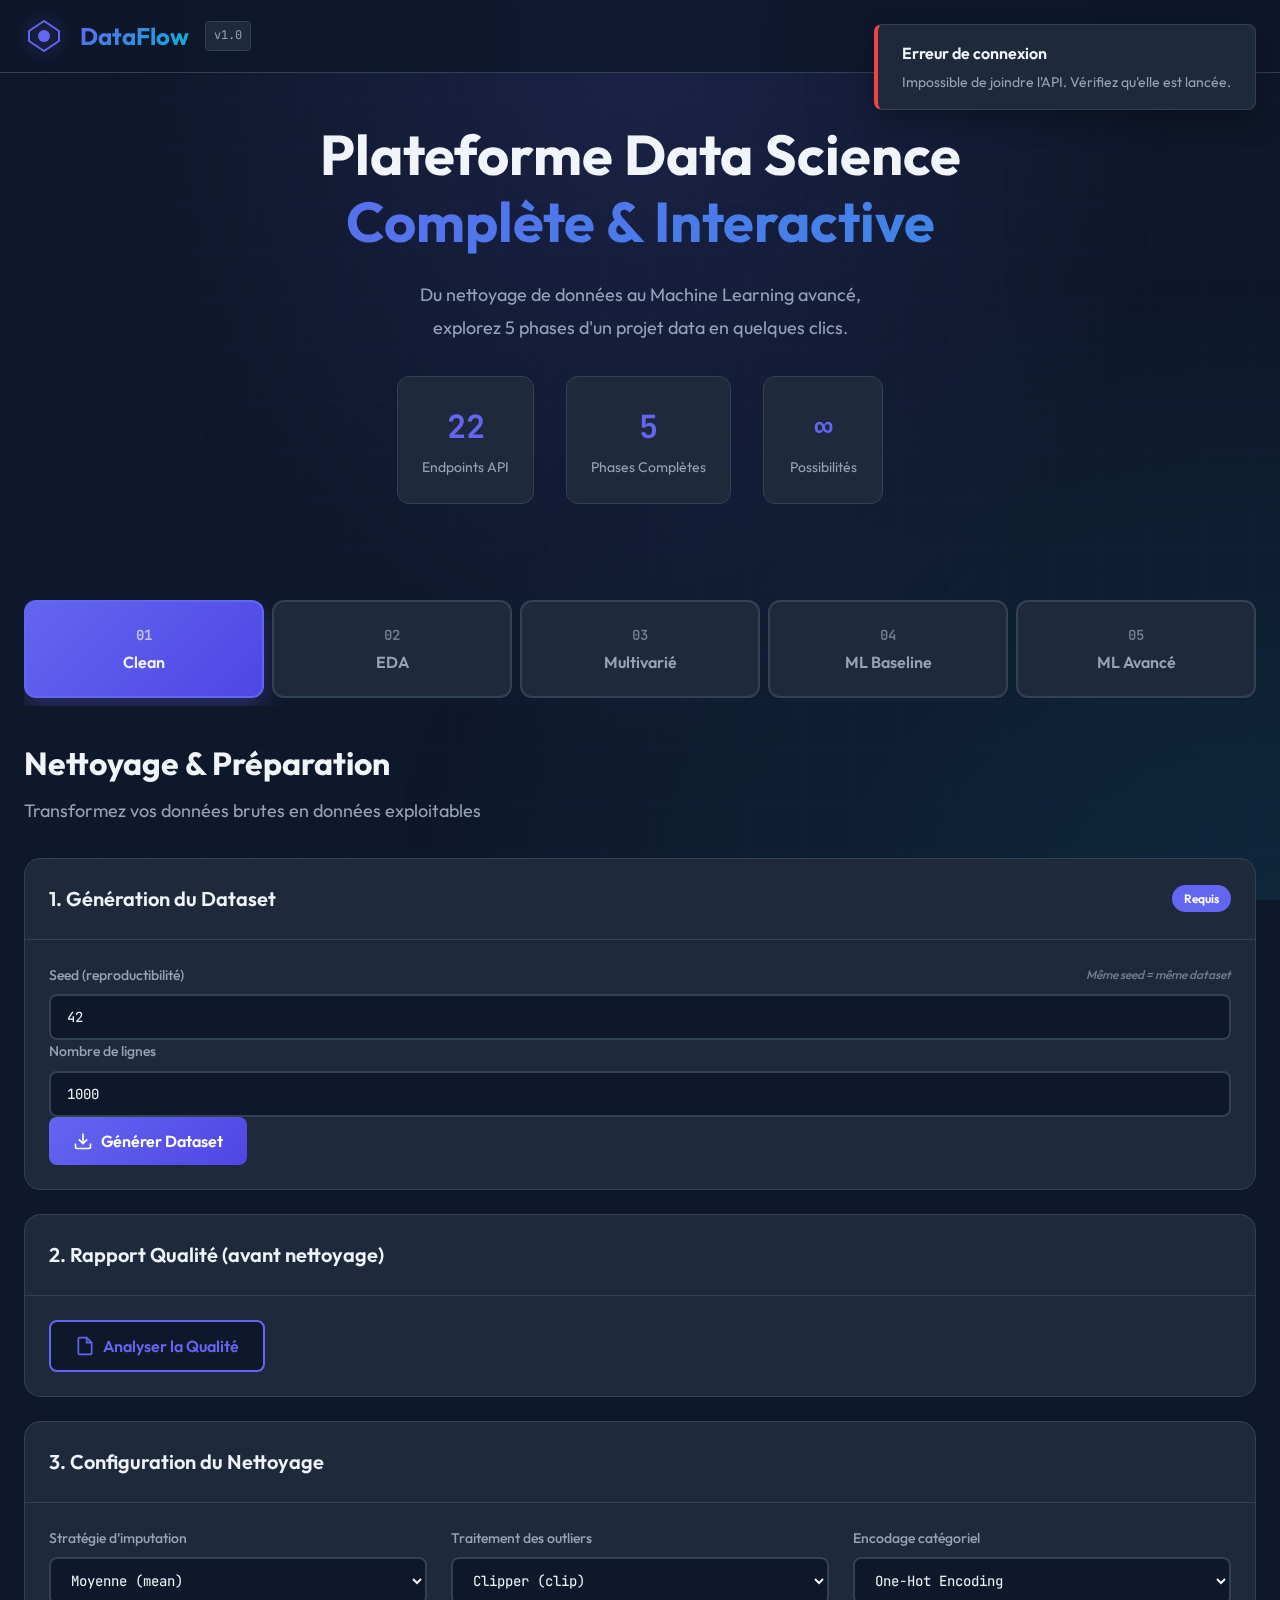
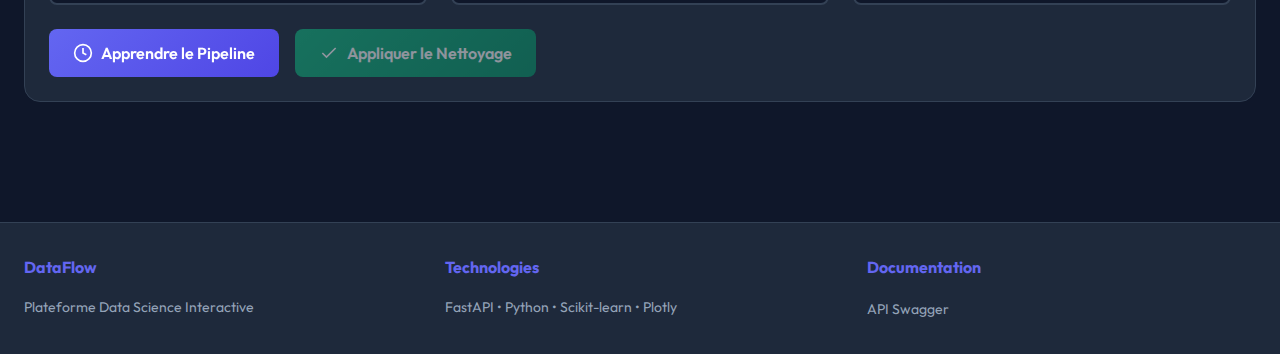
<file: frontend/index.html>
<!DOCTYPE html>
<html lang="fr">
<head>
    <meta charset="UTF-8">
    <meta name="viewport" content="width=device-width, initial-scale=1.0">
    <title>DataFlow - FastAPI Data Science Platform</title>
    <link rel="stylesheet" href="css/main.css">
    <link rel="preconnect" href="https://fonts.googleapis.com">
    <link rel="preconnect" href="https://fonts.gstatic.com" crossorigin>
    <link href="https://fonts.googleapis.com/css2?family=Outfit:wght@300;400;500;600;700&family=JetBrains+Mono:wght@400;500;600&display=swap" rel="stylesheet">
    <script src="https://cdn.plot.ly/plotly-2.27.0.min.js"></script>
</head>
<body>
    <!-- Background Animation -->
    <div class="bg-gradient"></div>
    <div class="grid-overlay"></div>

    <!-- Navigation -->
    <nav class="navbar">
        <div class="nav-container">
            <div class="nav-brand">
                <svg class="logo-icon" viewBox="0 0 40 40" fill="none">
                    <path d="M20 5L35 15V25L20 35L5 25V15L20 5Z" stroke="currentColor" stroke-width="2" stroke-linejoin="round"/>
                    <circle cx="20" cy="20" r="6" fill="currentColor"/>
                </svg>
                <span class="brand-text">DataFlow</span>
                <span class="version-badge">v1.0</span>
            </div>
            <div class="nav-status">
                <div class="status-indicator">
                    <span class="status-dot"></span>
                    <span class="status-text">API: <span id="api-status">Vérification...</span></span>
                </div>
            </div>
        </div>
    </nav>

    <!-- Hero Section -->
    <section class="hero">
        <div class="hero-content">
            <h1 class="hero-title">
                <span class="title-line">Plateforme Data Science</span>
                <span class="title-highlight">Complète & Interactive</span>
            </h1>
            <p class="hero-description">
                Du nettoyage de données au Machine Learning avancé,<br>
                explorez 5 phases d'un projet data en quelques clics.
            </p>
            <div class="hero-stats">
                <div class="stat-item">
                    <div class="stat-value">22</div>
                    <div class="stat-label">Endpoints API</div>
                </div>
                <div class="stat-item">
                    <div class="stat-value">5</div>
                    <div class="stat-label">Phases Complètes</div>
                </div>
                <div class="stat-item">
                    <div class="stat-value">∞</div>
                    <div class="stat-label">Possibilités</div>
                </div>
            </div>
        </div>
    </section>

    <!-- Workflow Tabs -->
    <div class="workflow-container">
        <div class="tabs-container">
            <button class="tab-btn active" data-tab="tp1">
                <span class="tab-number">01</span>
                <span class="tab-name">Clean</span>
            </button>
            <button class="tab-btn" data-tab="tp2">
                <span class="tab-number">02</span>
                <span class="tab-name">EDA</span>
            </button>
            <button class="tab-btn" data-tab="tp3">
                <span class="tab-number">03</span>
                <span class="tab-name">Multivarié</span>
            </button>
            <button class="tab-btn" data-tab="tp4">
                <span class="tab-number">04</span>
                <span class="tab-name">ML Baseline</span>
            </button>
            <button class="tab-btn" data-tab="tp5">
                <span class="tab-number">05</span>
                <span class="tab-name">ML Avancé</span>
            </button>
        </div>

        <!-- Content Panels -->
        <div class="content-panels">
            <!-- TP1 - Clean -->
            <div class="panel active" id="panel-tp1">
                <div class="panel-header">
                    <div class="panel-title-group">
                        <h2 class="panel-title">Nettoyage & Préparation</h2>
                        <p class="panel-subtitle">Transformez vos données brutes en données exploitables</p>
                    </div>
                </div>

                <!-- Dataset Generation -->
                <div class="card">
                    <div class="card-header">
                        <h3 class="card-title">1. Génération du Dataset</h3>
                        <div class="card-badge">Requis</div>
                    </div>
                    <div class="card-content">
                        <div class="form-group">
                            <label class="form-label">
                                <span>Seed (reproductibilité)</span>
                                <span class="label-hint">Même seed = même dataset</span>
                            </label>
                            <input type="number" id="tp1-seed" class="form-input" value="42" min="1">
                        </div>
                        <div class="form-group">
                            <label class="form-label">
                                <span>Nombre de lignes</span>
                            </label>
                            <input type="number" id="tp1-n" class="form-input" value="1000" min="10" max="10000">
                        </div>
                        <button class="btn btn-primary" onclick="generateDataset('clean')">
                            <svg class="btn-icon" viewBox="0 0 24 24" fill="none" stroke="currentColor" stroke-width="2">
                                <path d="M21 15v4a2 2 0 0 1-2 2H5a2 2 0 0 1-2-2v-4"/>
                                <polyline points="7 10 12 15 17 10"/>
                                <line x1="12" y1="15" x2="12" y2="3"/>
                            </svg>
                            Générer Dataset
                        </button>
                    </div>
                    <div id="tp1-dataset-result" class="result-panel"></div>
                </div>

                <!-- Quality Report -->
                <div class="card">
                    <div class="card-header">
                        <h3 class="card-title">2. Rapport Qualité (avant nettoyage)</h3>
                    </div>
                    <div class="card-content">
                        <button class="btn btn-secondary" onclick="getCleanReport()">
                            <svg class="btn-icon" viewBox="0 0 24 24" fill="none" stroke="currentColor" stroke-width="2">
                                <path d="M14 2H6a2 2 0 0 0-2 2v16a2 2 0 0 0 2 2h12a2 2 0 0 0 2-2V8z"/>
                                <polyline points="14 2 14 8 20 8"/>
                            </svg>
                            Analyser la Qualité
                        </button>
                    </div>
                    <div id="tp1-report-result" class="result-panel"></div>
                </div>

                <!-- Cleaning Pipeline -->
                <div class="card">
                    <div class="card-header">
                        <h3 class="card-title">3. Configuration du Nettoyage</h3>
                    </div>
                    <div class="card-content">
                        <div class="form-row">
                            <div class="form-group">
                                <label class="form-label">Stratégie d'imputation</label>
                                <select id="tp1-impute" class="form-select">
                                    <option value="mean">Moyenne (mean)</option>
                                    <option value="median">Médiane (median)</option>
                                </select>
                            </div>
                            <div class="form-group">
                                <label class="form-label">Traitement des outliers</label>
                                <select id="tp1-outlier" class="form-select">
                                    <option value="clip">Clipper (clip)</option>
                                    <option value="remove">Supprimer (remove)</option>
                                </select>
                            </div>
                            <div class="form-group">
                                <label class="form-label">Encodage catégoriel</label>
                                <select id="tp1-categorical" class="form-select">
                                    <option value="one_hot">One-Hot Encoding</option>
                                    <option value="ordinal">Ordinal Encoding</option>
                                </select>
                            </div>
                        </div>
                        <div class="button-group">
                            <button class="btn btn-primary" onclick="fitCleaner()">
                                <svg class="btn-icon" viewBox="0 0 24 24" fill="none" stroke="currentColor" stroke-width="2">
                                    <circle cx="12" cy="12" r="10"/>
                                    <polyline points="12 6 12 12 16 14"/>
                                </svg>
                                Apprendre le Pipeline
                            </button>
                            <button class="btn btn-success" onclick="transformData()" id="tp1-transform-btn" disabled>
                                <svg class="btn-icon" viewBox="0 0 24 24" fill="none" stroke="currentColor" stroke-width="2">
                                    <polyline points="20 6 9 17 4 12"/>
                                </svg>
                                Appliquer le Nettoyage
                            </button>
                        </div>
                    </div>
                    <div id="tp1-clean-result" class="result-panel"></div>
                </div>
            </div>

            <!-- TP2 - EDA -->
            <div class="panel" id="panel-tp2">
                <div class="panel-header">
                    <div class="panel-title-group">
                        <h2 class="panel-title">Analyse Exploratoire (EDA)</h2>
                        <p class="panel-subtitle">Découvrez les patterns cachés dans vos données</p>
                    </div>
                </div>

                <!-- Dataset Generation -->
                <div class="card">
                    <div class="card-header">
                        <h3 class="card-title">1. Génération du Dataset EDA</h3>
                    </div>
                    <div class="card-content">
                        <div class="form-row">
                            <div class="form-group">
                                <label class="form-label">Seed</label>
                                <input type="number" id="tp2-seed" class="form-input" value="123" min="1">
                            </div>
                            <div class="form-group">
                                <label class="form-label">Nombre de lignes</label>
                                <input type="number" id="tp2-n" class="form-input" value="1000" min="10" max="10000">
                            </div>
                        </div>
                        <button class="btn btn-primary" onclick="generateDataset('eda')">Générer Dataset</button>
                    </div>
                    <div id="tp2-dataset-result" class="result-panel"></div>
                </div>

                <!-- Statistics -->
                <div class="card">
                    <div class="card-header">
                        <h3 class="card-title">2. Statistiques Descriptives</h3>
                    </div>
                    <div class="card-content">
                        <button class="btn btn-secondary" onclick="getEdaSummary()">Calculer Statistiques</button>
                    </div>
                    <div id="tp2-summary-result" class="result-panel"></div>
                </div>

                <!-- Correlation -->
                <div class="card">
                    <div class="card-header">
                        <h3 class="card-title">3. Matrice de Corrélation</h3>
                    </div>
                    <div class="card-content">
                        <button class="btn btn-secondary" onclick="getEdaCorrelation()">Calculer Corrélations</button>
                    </div>
                    <div id="tp2-corr-result" class="result-panel"></div>
                </div>

                <!-- Visualizations -->
                <div class="card">
                    <div class="card-header">
                        <h3 class="card-title">4. Visualisations Interactives</h3>
                    </div>
                    <div class="card-content">
                        <button class="btn btn-primary" onclick="getEdaPlots()">
                            <svg class="btn-icon" viewBox="0 0 24 24" fill="none" stroke="currentColor" stroke-width="2">
                                <line x1="12" y1="20" x2="12" y2="10"/>
                                <line x1="18" y1="20" x2="18" y2="4"/>
                                <line x1="6" y1="20" x2="6" y2="16"/>
                            </svg>
                            Générer Graphiques
                        </button>
                    </div>
                    <div id="tp2-plots-result" class="result-panel"></div>
                </div>
            </div>

            <!-- TP3 - Multivarié -->
            <div class="panel" id="panel-tp3">
                <div class="panel-header">
                    <div class="panel-title-group">
                        <h2 class="panel-title">Analyse Multivariée</h2>
                        <p class="panel-subtitle">PCA et Clustering pour réduire la dimensionnalité</p>
                    </div>
                </div>

                <!-- Dataset Generation -->
                <div class="card">
                    <div class="card-header">
                        <h3 class="card-title">1. Génération du Dataset</h3>
                    </div>
                    <div class="card-content">
                        <div class="form-row">
                            <div class="form-group">
                                <label class="form-label">Seed</label>
                                <input type="number" id="tp3-seed" class="form-input" value="42" min="1">
                            </div>
                            <div class="form-group">
                                <label class="form-label">Nombre de lignes</label>
                                <input type="number" id="tp3-n" class="form-input" value="1000" min="10" max="10000">
                            </div>
                        </div>
                        <button class="btn btn-primary" onclick="generateDataset('mv')">Générer Dataset</button>
                    </div>
                    <div id="tp3-dataset-result" class="result-panel"></div>
                </div>

                <!-- PCA -->
                <div class="card">
                    <div class="card-header">
                        <h3 class="card-title">2. Analyse en Composantes Principales (PCA)</h3>
                    </div>
                    <div class="card-content">
                        <div class="form-row">
                            <div class="form-group">
                                <label class="form-label">Nombre de composantes</label>
                                <input type="number" id="tp3-pca-n" class="form-input" value="3" min="2" max="5">
                            </div>
                            <div class="form-group">
                                <label class="form-label">Standardisation</label>
                                <select id="tp3-pca-scale" class="form-select">
                                    <option value="true">Oui (recommandé)</option>
                                    <option value="false">Non</option>
                                </select>
                            </div>
                        </div>
                        <button class="btn btn-primary" onclick="runPCA()">Exécuter PCA</button>
                    </div>
                    <div id="tp3-pca-result" class="result-panel"></div>
                </div>

                <!-- Clustering -->
                <div class="card">
                    <div class="card-header">
                        <h3 class="card-title">3. Clustering K-Means</h3>
                    </div>
                    <div class="card-content">
                        <div class="form-row">
                            <div class="form-group">
                                <label class="form-label">Nombre de clusters (k)</label>
                                <input type="number" id="tp3-k" class="form-input" value="3" min="2" max="6">
                            </div>
                            <div class="form-group">
                                <label class="form-label">Standardisation</label>
                                <select id="tp3-kmeans-scale" class="form-select">
                                    <option value="true">Oui (recommandé)</option>
                                    <option value="false">Non</option>
                                </select>
                            </div>
                        </div>
                        <button class="btn btn-primary" onclick="runKMeans()">Exécuter K-Means</button>
                    </div>
                    <div id="tp3-kmeans-result" class="result-panel"></div>
                </div>
            </div>

            <!-- TP4 - ML -->
            <div class="panel" id="panel-tp4">
                <div class="panel-header">
                    <div class="panel-title-group">
                        <h2 class="panel-title">Machine Learning Baseline</h2>
                        <p class="panel-subtitle">Entraînez vos premiers modèles prédictifs</p>
                    </div>
                </div>

                <!-- Dataset Generation -->
                <div class="card">
                    <div class="card-header">
                        <h3 class="card-title">1. Génération du Dataset ML</h3>
                    </div>
                    <div class="card-content">
                        <div class="form-row">
                            <div class="form-group">
                                <label class="form-label">Seed</label>
                                <input type="number" id="tp4-seed" class="form-input" value="42" min="1">
                            </div>
                            <div class="form-group">
                                <label class="form-label">Nombre de lignes</label>
                                <input type="number" id="tp4-n" class="form-input" value="1000" min="10" max="10000">
                            </div>
                        </div>
                        <button class="btn btn-primary" onclick="generateDataset('ml')">Générer Dataset</button>
                    </div>
                    <div id="tp4-dataset-result" class="result-panel"></div>
                </div>

                <!-- Model Training -->
                <div class="card">
                    <div class="card-header">
                        <h3 class="card-title">2. Entraînement du Modèle</h3>
                    </div>
                    <div class="card-content">
                        <div class="form-group">
                            <label class="form-label">Type de modèle</label>
                            <select id="tp4-model-type" class="form-select">
                                <option value="logreg">Logistic Regression</option>
                                <option value="rf">Random Forest</option>
                            </select>
                        </div>
                        <button class="btn btn-primary" onclick="trainModel()">
                            <svg class="btn-icon" viewBox="0 0 24 24" fill="none" stroke="currentColor" stroke-width="2">
                                <circle cx="12" cy="12" r="3"/>
                                <path d="M12 1v6m0 6v6m5.2-13.2l-4.2 4.2m0 6l4.2 4.2M23 12h-6m-6 0H1m18.8 5.2l-4.2-4.2m0-6l4.2-4.2"/>
                            </svg>
                            Entraîner le Modèle
                        </button>
                    </div>
                    <div id="tp4-train-result" class="result-panel"></div>
                </div>

                <!-- Predictions -->
                <div class="card">
                    <div class="card-header">
                        <h3 class="card-title">3. Prédictions</h3>
                    </div>
                    <div class="card-content">
                        <p class="info-text">Entrez des valeurs pour prédire (format JSON)</p>
                        <textarea id="tp4-predict-data" class="form-textarea" rows="5" placeholder='[{"x1": 100, "x2": 50, "x3": 30, "x4": 20, "x5": 15, "x6": 10, "segment": "A"}]'></textarea>
                        <button class="btn btn-secondary" onclick="makePrediction()" id="tp4-predict-btn" disabled>Prédire</button>
                    </div>
                    <div id="tp4-predict-result" class="result-panel"></div>
                </div>
            </div>

            <!-- TP5 - ML Avancé -->
            <div class="panel" id="panel-tp5">
                <div class="panel-header">
                    <div class="panel-title-group">
                        <h2 class="panel-title">ML Avancé & Explicabilité</h2>
                        <p class="panel-subtitle">Optimisez et comprenez vos modèles</p>
                    </div>
                </div>

                <!-- Dataset Generation -->
                <div class="card">
                    <div class="card-header">
                        <h3 class="card-title">1. Dataset (Réutiliser TP4 ou générer)</h3>
                    </div>
                    <div class="card-content">
                        <div class="form-row">
                            <div class="form-group">
                                <label class="form-label">Seed</label>
                                <input type="number" id="tp5-seed" class="form-input" value="42" min="1">
                            </div>
                            <div class="form-group">
                                <label class="form-label">Nombre de lignes</label>
                                <input type="number" id="tp5-n" class="form-input" value="1000" min="10" max="10000">
                            </div>
                        </div>
                        <button class="btn btn-primary" onclick="generateDataset('ml2')">Générer Dataset</button>
                    </div>
                    <div id="tp5-dataset-result" class="result-panel"></div>
                </div>

                <!-- Hyperparameter Tuning -->
                <div class="card">
                    <div class="card-header">
                        <h3 class="card-title">2. Optimisation des Hyperparamètres</h3>
                    </div>
                    <div class="card-content">
                        <div class="form-row">
                            <div class="form-group">
                                <label class="form-label">Type de modèle</label>
                                <select id="tp5-model-type" class="form-select">
                                    <option value="logreg">Logistic Regression</option>
                                    <option value="rf">Random Forest</option>
                                </select>
                            </div>
                            <div class="form-group">
                                <label class="form-label">Type de recherche</label>
                                <select id="tp5-search-type" class="form-select">
                                    <option value="grid">Grid Search</option>
                                    <option value="random">Random Search</option>
                                </select>
                            </div>
                            <div class="form-group">
                                <label class="form-label">Cross-Validation (folds)</label>
                                <select id="tp5-cv" class="form-select">
                                    <option value="3">3 folds</option>
                                    <option value="5" selected>5 folds</option>
                                </select>
                            </div>
                        </div>
                        <button class="btn btn-primary" onclick="tuneModel()">
                            <svg class="btn-icon" viewBox="0 0 24 24" fill="none" stroke="currentColor" stroke-width="2">
                                <circle cx="12" cy="12" r="3"/>
                                <path d="M19.4 15a1.65 1.65 0 0 0 .33 1.82l.06.06a2 2 0 0 1 0 2.83 2 2 0 0 1-2.83 0l-.06-.06a1.65 1.65 0 0 0-1.82-.33 1.65 1.65 0 0 0-1 1.51V21a2 2 0 0 1-2 2 2 2 0 0 1-2-2v-.09A1.65 1.65 0 0 0 9 19.4a1.65 1.65 0 0 0-1.82.33l-.06.06a2 2 0 0 1-2.83 0 2 2 0 0 1 0-2.83l.06-.06a1.65 1.65 0 0 0 .33-1.82 1.65 1.65 0 0 0-1.51-1H3a2 2 0 0 1-2-2 2 2 0 0 1 2-2h.09A1.65 1.65 0 0 0 4.6 9a1.65 1.65 0 0 0-.33-1.82l-.06-.06a2 2 0 0 1 0-2.83 2 2 0 0 1 2.83 0l.06.06a1.65 1.65 0 0 0 1.82.33H9a1.65 1.65 0 0 0 1-1.51V3a2 2 0 0 1 2-2 2 2 0 0 1 2 2v.09a1.65 1.65 0 0 0 1 1.51 1.65 1.65 0 0 0 1.82-.33l.06-.06a2 2 0 0 1 2.83 0 2 2 0 0 1 0 2.83l-.06.06a1.65 1.65 0 0 0-.33 1.82V9a1.65 1.65 0 0 0 1.51 1H21a2 2 0 0 1 2 2 2 2 0 0 1-2 2h-.09a1.65 1.65 0 0 0-1.51 1z"/>
                            </svg>
                            Lancer l'Optimisation
                        </button>
                    </div>
                    <div id="tp5-tune-result" class="result-panel"></div>
                </div>

                <!-- Feature Importance -->
                <div class="card">
                    <div class="card-header">
                        <h3 class="card-title">3. Importance des Features</h3>
                    </div>
                    <div class="card-content">
                        <button class="btn btn-secondary" onclick="getFeatureImportance()" id="tp5-importance-btn" disabled>Calculer Importance</button>
                    </div>
                    <div id="tp5-importance-result" class="result-panel"></div>
                </div>
            </div>
        </div>
    </div>

    <!-- Footer -->
    <footer class="footer">
        <div class="footer-content">
            <div class="footer-section">
                <h4>DataFlow</h4>
                <p>Plateforme Data Science Interactive</p>
            </div>
            <div class="footer-section">
                <h4>Technologies</h4>
                <p>FastAPI • Python • Scikit-learn • Plotly</p>
            </div>
            <div class="footer-section">
                <h4>Documentation</h4>
                <a href="http://localhost:8000/docs" target="_blank">API Swagger</a>
            </div>
        </div>
    </footer>

    <!-- Loading Overlay -->
    <div class="loading-overlay" id="loading-overlay">
        <div class="loading-spinner"></div>
        <p class="loading-text">Traitement en cours...</p>
    </div>

    <!-- Toast Notifications -->
    <div id="toast-container"></div>

    <script src="js/main.js"></script>
</body>
</html>
</file>
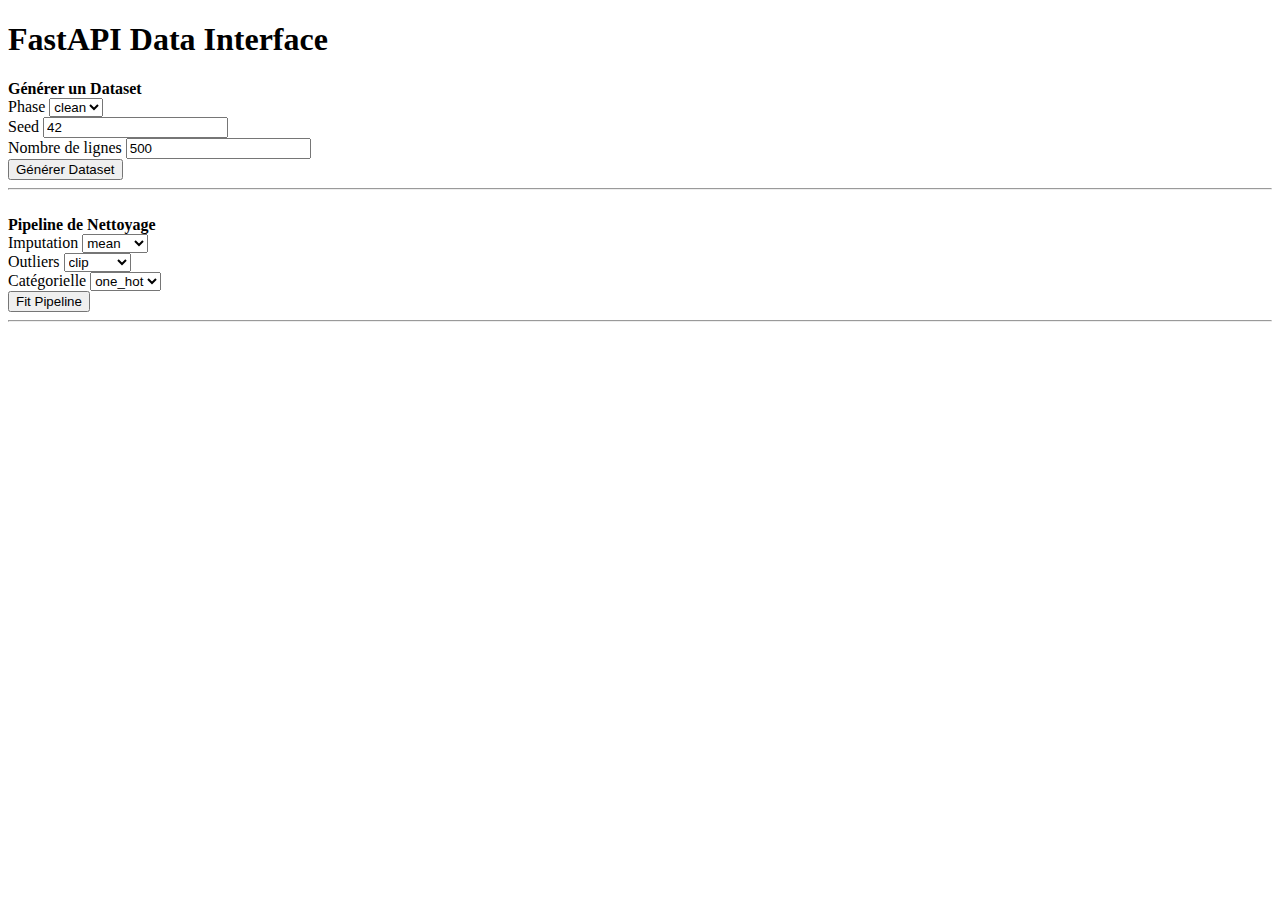
<file: app/static/index.html>
<!DOCTYPE html>
<html lang="en">
<head>
    <meta charset="UTF-8">
    <meta name="viewport" content="width=device-width, initial-scale=1.0">
    <title>FastAPI Data Interface</title>
    <!-- Bootstrap CSS CDN -->
    <link 
        href="https://cdn.jsdelivr.net/npm/bootstrap@5.3.2/dist/css/bootstrap.min.css" 
        rel="stylesheet" 
        integrity="sha384-MQjYnvV21tAqz5Rr+nQjK8uPLg5Cw+Ri3r6NfU1zFZx6i3+T3Wm3vYbA6r9bbBZ+" 
        crossorigin="anonymous">
</head>
<body>
<div class="container my-5">
    <h1 class="mb-4 text-center">FastAPI Data Interface</h1>

    <!-- SECTION GENERATE DATASET -->
    <div class="card mb-4 shadow-sm">
        <div class="card-header">
            <strong>Générer un Dataset</strong>
        </div>
        <div class="card-body">
            <form id="generateForm">
                <div class="row mb-3">
                    <div class="col">
                        <label for="phase" class="form-label">Phase</label>
                        <select class="form-select" id="phase" required>
                            <option value="clean" selected>clean</option>
                            <option value="eda">eda</option>
                            <option value="mv">mv</option>
                            <option value="ml">ml</option>
                            <option value="ml2">ml2</option>
                        </select>
                    </div>
                    <div class="col">
                        <label for="seed" class="form-label">Seed</label>
                        <input type="number" class="form-control" id="seed" value="42" required>
                    </div>
                    <div class="col">
                        <label for="n" class="form-label">Nombre de lignes</label>
                        <input type="number" class="form-control" id="n" value="500" required>
                    </div>
                </div>
                <button type="submit" class="btn btn-primary">Générer Dataset</button>
            </form>
            <hr>
            <pre id="generateResult" class="bg-light p-3" style="max-height:300px; overflow:auto;"></pre>
        </div>
    </div>

    <!-- SECTION CLEAN (exemple pour pipeline de nettoyage) -->
    <div class="card mb-4 shadow-sm">
        <div class="card-header">
            <strong>Pipeline de Nettoyage</strong>
        </div>
        <div class="card-body">
            <form id="cleanForm">
                <div class="row mb-3">
                    <div class="col">
                        <label for="impute_strategy" class="form-label">Imputation</label>
                        <select class="form-select" id="impute_strategy">
                            <option value="mean" selected>mean</option>
                            <option value="median">median</option>
                        </select>
                    </div>
                    <div class="col">
                        <label for="outlier_strategy" class="form-label">Outliers</label>
                        <select class="form-select" id="outlier_strategy">
                            <option value="clip" selected>clip</option>
                            <option value="remove">remove</option>
                        </select>
                    </div>
                    <div class="col">
                        <label for="categorical_strategy" class="form-label">Catégorielle</label>
                        <select class="form-select" id="categorical_strategy">
                            <option value="one_hot" selected>one_hot</option>
                            <option value="ordinal">ordinal</option>
                        </select>
                    </div>
                </div>
                <button type="submit" class="btn btn-success">Fit Pipeline</button>
            </form>
            <hr>
            <pre id="cleanResult" class="bg-light p-3" style="max-height:300px; overflow:auto;"></pre>
        </div>
    </div>
</div>

<!-- Bootstrap JS CDN -->
<script src="https://cdn.jsdelivr.net/npm/bootstrap@5.3.2/dist/js/bootstrap.bundle.min.js"></script>

<script>
const API_BASE = "http://api:8000"; // Docker: le nom du service API

// ====== Génération Dataset ======
document.getElementById("generateForm").addEventListener("submit", async (e) => {
    e.preventDefault();

    const phase = document.getElementById("phase").value;
    const seed = parseInt(document.getElementById("seed").value);
    const n = parseInt(document.getElementById("n").value);

    try {
        const response = await fetch(`${API_BASE}/dataset/generate`, {
            method: "POST",
            headers: {"Content-Type": "application/json"},
            body: JSON.stringify({phase, seed, n})
        });

        if (!response.ok) throw new Error(`Erreur ${response.status}`);
        const data = await response.json();
        document.getElementById("generateResult").textContent = JSON.stringify(data, null, 2);
    } catch (err) {
        document.getElementById("generateResult").textContent = err;
    }
});

// ====== Fit Clean Pipeline ======
document.getElementById("cleanForm").addEventListener("submit", async (e) => {
    e.preventDefault();

    const params = {
        impute_strategy: document.getElementById("impute_strategy").value,
        outlier_strategy: document.getElementById("outlier_strategy").value,
        categorical_strategy: document.getElementById("categorical_strategy").value
    };

    try {
        const response = await fetch(`${API_BASE}/clean/fit`, {
            method: "POST",
            headers: {"Content-Type": "application/json"},
            body: JSON.stringify({meta: {dataset_id: "example"}, params})
        });

        if (!response.ok) throw new Error(`Erreur ${response.status}`);
        const data = await response.json();
        document.getElementById("cleanResult").textContent = JSON.stringify(data, null, 2);
    } catch (err) {
        document.getElementById("cleanResult").textContent = err;
    }
});
</script>
</body>
</html>
</file>
<file: frontend/css/main.css>
/* === VARIABLES & RESET === */
:root {
    /* Colors - Data Science Theme */
    --primary: #6366f1;
    --primary-light: #818cf8;
    --primary-dark: #4f46e5;
    --secondary: #06b6d4;
    --success: #10b981;
    --warning: #f59e0b;
    --error: #ef4444;
    
    --bg-dark: #0f172a;
    --bg-card: #1e293b;
    --bg-hover: #334155;
    --text-primary: #f1f5f9;
    --text-secondary: #94a3b8;
    --border: #334155;
    
    /* Typography */
    --font-body: 'Outfit', -apple-system, sans-serif;
    --font-mono: 'JetBrains Mono', monospace;
    
    /* Spacing */
    --spacing-xs: 0.5rem;
    --spacing-sm: 1rem;
    --spacing-md: 1.5rem;
    --spacing-lg: 2rem;
    --spacing-xl: 3rem;
    
    /* Animations */
    --transition-fast: 150ms cubic-bezier(0.4, 0, 0.2, 1);
    --transition-base: 250ms cubic-bezier(0.4, 0, 0.2, 1);
    --transition-slow: 350ms cubic-bezier(0.4, 0, 0.2, 1);
}

* {
    margin: 0;
    padding: 0;
    box-sizing: border-box;
}

body {
    font-family: var(--font-body);
    background: var(--bg-dark);
    color: var(--text-primary);
    line-height: 1.6;
    overflow-x: hidden;
    min-height: 100vh;
}

/* === BACKGROUND EFFECTS === */
.bg-gradient {
    position: fixed;
    top: 0;
    left: 0;
    width: 100%;
    height: 100%;
    background: radial-gradient(ellipse at top, rgba(99, 102, 241, 0.15), transparent 60%),
                radial-gradient(ellipse at bottom right, rgba(6, 182, 212, 0.1), transparent 50%);
    pointer-events: none;
    z-index: 0;
}

.grid-overlay {
    position: fixed;
    top: 0;
    left: 0;
    width: 100%;
    height: 100%;
    background-image: 
        linear-gradient(rgba(99, 102, 241, 0.03) 1px, transparent 1px),
        linear-gradient(90deg, rgba(99, 102, 241, 0.03) 1px, transparent 1px);
    background-size: 50px 50px;
    pointer-events: none;
    z-index: 0;
}

/* === NAVIGATION === */
.navbar {
    position: sticky;
    top: 0;
    z-index: 100;
    background: rgba(15, 23, 42, 0.8);
    backdrop-filter: blur(20px);
    border-bottom: 1px solid var(--border);
    animation: slideDown 0.5s ease;
}

@keyframes slideDown {
    from {
        transform: translateY(-100%);
        opacity: 0;
    }
    to {
        transform: translateY(0);
        opacity: 1;
    }
}

.nav-container {
    max-width: 1400px;
    margin: 0 auto;
    padding: var(--spacing-sm) var(--spacing-md);
    display: flex;
    justify-content: space-between;
    align-items: center;
}

.nav-brand {
    display: flex;
    align-items: center;
    gap: var(--spacing-sm);
}

.logo-icon {
    width: 40px;
    height: 40px;
    color: var(--primary);
    filter: drop-shadow(0 0 10px rgba(99, 102, 241, 0.5));
}

.brand-text {
    font-size: 1.5rem;
    font-weight: 700;
    background: linear-gradient(135deg, var(--primary), var(--secondary));
    -webkit-background-clip: text;
    background-clip: text;
    -webkit-text-fill-color: transparent;
}

.version-badge {
    padding: 0.25rem 0.5rem;
    background: var(--bg-card);
    border: 1px solid var(--border);
    border-radius: 4px;
    font-size: 0.75rem;
    font-family: var(--font-mono);
    color: var(--text-secondary);
}

.status-indicator {
    display: flex;
    align-items: center;
    gap: var(--spacing-xs);
}

.status-dot {
    width: 8px;
    height: 8px;
    border-radius: 50%;
    background: var(--success);
    animation: pulse 2s infinite;
}

@keyframes pulse {
    0%, 100% { opacity: 1; }
    50% { opacity: 0.5; }
}

.status-text {
    font-size: 0.875rem;
    color: var(--text-secondary);
}

/* === HERO SECTION === */
.hero {
    position: relative;
    padding: var(--spacing-xl) var(--spacing-md);
    text-align: center;
    animation: fadeInUp 0.8s ease;
}

@keyframes fadeInUp {
    from {
        transform: translateY(30px);
        opacity: 0;
    }
    to {
        transform: translateY(0);
        opacity: 1;
    }
}

.hero-title {
    font-size: clamp(2rem, 5vw, 3.5rem);
    font-weight: 700;
    line-height: 1.2;
    margin-bottom: var(--spacing-md);
}

.title-line {
    display: block;
    color: var(--text-primary);
}

.title-highlight {
    display: block;
    background: linear-gradient(135deg, var(--primary), var(--secondary));
    -webkit-background-clip: text;
    background-clip: text;
    -webkit-text-fill-color: transparent;
    animation: gradientShift 3s ease infinite;
    background-size: 200% 200%;
}

@keyframes gradientShift {
    0%, 100% { background-position: 0% 50%; }
    50% { background-position: 100% 50%; }
}

.hero-description {
    font-size: 1.125rem;
    color: var(--text-secondary);
    max-width: 600px;
    margin: 0 auto var(--spacing-lg);
    line-height: 1.8;
}

.hero-stats {
    display: flex;
    justify-content: center;
    gap: var(--spacing-lg);
    flex-wrap: wrap;
}

.stat-item {
    padding: var(--spacing-md);
    background: var(--bg-card);
    border: 1px solid var(--border);
    border-radius: 12px;
    min-width: 120px;
    transition: all var(--transition-base);
}

.stat-item:hover {
    transform: translateY(-4px);
    border-color: var(--primary);
    box-shadow: 0 10px 30px rgba(99, 102, 241, 0.2);
}

.stat-value {
    font-size: 2rem;
    font-weight: 700;
    color: var(--primary);
    font-family: var(--font-mono);
}

.stat-label {
    font-size: 0.875rem;
    color: var(--text-secondary);
    margin-top: 0.25rem;
}

/* === WORKFLOW CONTAINER === */
.workflow-container {
    position: relative;
    max-width: 1400px;
    margin: var(--spacing-xl) auto;
    padding: 0 var(--spacing-md) var(--spacing-xl);
}

.tabs-container {
    display: flex;
    gap: var(--spacing-xs);
    margin-bottom: var(--spacing-lg);
    overflow-x: auto;
    padding-bottom: var(--spacing-xs);
}

.tab-btn {
    flex: 1;
    min-width: 150px;
    padding: var(--spacing-md);
    background: var(--bg-card);
    border: 2px solid var(--border);
    border-radius: 12px;
    color: var(--text-secondary);
    cursor: pointer;
    transition: all var(--transition-base);
    font-family: var(--font-body);
    display: flex;
    flex-direction: column;
    align-items: center;
    gap: 0.5rem;
}

.tab-btn:hover {
    border-color: var(--primary-light);
    transform: translateY(-2px);
}

.tab-btn.active {
    background: linear-gradient(135deg, var(--primary), var(--primary-dark));
    border-color: var(--primary);
    color: var(--text-primary);
    box-shadow: 0 10px 30px rgba(99, 102, 241, 0.3);
}

.tab-number {
    font-family: var(--font-mono);
    font-size: 0.875rem;
    font-weight: 600;
    opacity: 0.7;
}

.tab-name {
    font-size: 1rem;
    font-weight: 600;
}

/* === PANELS === */
.content-panels {
    position: relative;
}

.panel {
    display: none;
    animation: fadeIn 0.5s ease;
}

.panel.active {
    display: block;
}

@keyframes fadeIn {
    from { opacity: 0; }
    to { opacity: 1; }
}

.panel-header {
    margin-bottom: var(--spacing-lg);
}

.panel-title {
    font-size: 2rem;
    font-weight: 700;
    margin-bottom: 0.5rem;
}

.panel-subtitle {
    font-size: 1.125rem;
    color: var(--text-secondary);
}

/* === CARDS === */
.card {
    background: var(--bg-card);
    border: 1px solid var(--border);
    border-radius: 16px;
    margin-bottom: var(--spacing-md);
    overflow: hidden;
    transition: all var(--transition-base);
}

.card:hover {
    border-color: var(--primary);
    box-shadow: 0 10px 40px rgba(99, 102, 241, 0.15);
}

.card-header {
    padding: var(--spacing-md);
    border-bottom: 1px solid var(--border);
    display: flex;
    justify-content: space-between;
    align-items: center;
}

.card-title {
    font-size: 1.25rem;
    font-weight: 600;
    color: var(--text-primary);
}

.card-badge {
    padding: 0.25rem 0.75rem;
    background: var(--primary);
    color: white;
    border-radius: 20px;
    font-size: 0.75rem;
    font-weight: 600;
}

.card-content {
    padding: var(--spacing-md);
}

/* === FORMS === */
.form-row {
    display: grid;
    grid-template-columns: repeat(auto-fit, minmax(200px, 1fr));
    gap: var(--spacing-md);
    margin-bottom: var(--spacing-md);
}

.form-group {
    display: flex;
    flex-direction: column;
    gap: 0.5rem;
}

.form-label {
    font-size: 0.875rem;
    font-weight: 500;
    color: var(--text-secondary);
    display: flex;
    justify-content: space-between;
    align-items: center;
}

.label-hint {
    font-size: 0.75rem;
    color: var(--text-secondary);
    opacity: 0.7;
    font-style: italic;
}

.form-input,
.form-select,
.form-textarea {
    padding: 0.75rem 1rem;
    background: var(--bg-dark);
    border: 2px solid var(--border);
    border-radius: 8px;
    color: var(--text-primary);
    font-family: var(--font-mono);
    font-size: 0.875rem;
    transition: all var(--transition-fast);
}

.form-input:focus,
.form-select:focus,
.form-textarea:focus {
    outline: none;
    border-color: var(--primary);
    box-shadow: 0 0 0 3px rgba(99, 102, 241, 0.1);
}

.form-textarea {
    resize: vertical;
    font-family: var(--font-mono);
}

/* === BUTTONS === */
.btn {
    padding: 0.875rem 1.5rem;
    border: none;
    border-radius: 8px;
    font-family: var(--font-body);
    font-size: 1rem;
    font-weight: 600;
    cursor: pointer;
    transition: all var(--transition-base);
    display: inline-flex;
    align-items: center;
    gap: 0.5rem;
    position: relative;
    overflow: hidden;
}

.btn::before {
    content: '';
    position: absolute;
    top: 50%;
    left: 50%;
    width: 0;
    height: 0;
    border-radius: 50%;
    background: rgba(255, 255, 255, 0.1);
    transform: translate(-50%, -50%);
    transition: width 0.6s, height 0.6s;
}

.btn:hover::before {
    width: 300px;
    height: 300px;
}

.btn-icon {
    width: 20px;
    height: 20px;
    position: relative;
    z-index: 1;
}

.btn-primary {
    background: linear-gradient(135deg, var(--primary), var(--primary-dark));
    color: white;
}

.btn-primary:hover {
    transform: translateY(-2px);
    box-shadow: 0 10px 30px rgba(99, 102, 241, 0.4);
}

.btn-secondary {
    background: var(--bg-dark);
    border: 2px solid var(--primary);
    color: var(--primary);
}

.btn-secondary:hover {
    background: var(--primary);
    color: white;
}

.btn-success {
    background: linear-gradient(135deg, var(--success), #059669);
    color: white;
}

.btn-success:hover {
    transform: translateY(-2px);
    box-shadow: 0 10px 30px rgba(16, 185, 129, 0.4);
}

.btn:disabled {
    opacity: 0.5;
    cursor: not-allowed;
    transform: none !important;
}

.button-group {
    display: flex;
    gap: var(--spacing-sm);
    flex-wrap: wrap;
}

/* === RESULTS === */
.result-panel {
    margin-top: var(--spacing-md);
    padding: var(--spacing-md);
    background: var(--bg-dark);
    border: 1px solid var(--border);
    border-radius: 8px;
    display: none;
    animation: slideUp 0.4s ease;
}

@keyframes slideUp {
    from {
        transform: translateY(20px);
        opacity: 0;
    }
    to {
        transform: translateY(0);
        opacity: 1;
    }
}

.result-panel.show {
    display: block;
}

.result-header {
    font-size: 1rem;
    font-weight: 600;
    margin-bottom: var(--spacing-sm);
    color: var(--primary);
}

.result-content {
    font-family: var(--font-mono);
    font-size: 0.875rem;
    line-height: 1.6;
}

.result-table {
    width: 100%;
    border-collapse: collapse;
    margin-top: var(--spacing-sm);
}

.result-table th,
.result-table td {
    padding: 0.75rem;
    text-align: left;
    border-bottom: 1px solid var(--border);
}

.result-table th {
    background: var(--bg-card);
    font-weight: 600;
    color: var(--primary);
}

.metric-grid {
    display: grid;
    grid-template-columns: repeat(auto-fit, minmax(150px, 1fr));
    gap: var(--spacing-sm);
    margin-top: var(--spacing-sm);
}

.metric-item {
    padding: var(--spacing-sm);
    background: var(--bg-card);
    border: 1px solid var(--border);
    border-radius: 8px;
    text-align: center;
}

.metric-value {
    font-size: 1.5rem;
    font-weight: 700;
    color: var(--primary);
    font-family: var(--font-mono);
}

.metric-label {
    font-size: 0.75rem;
    color: var(--text-secondary);
    margin-top: 0.25rem;
}

/* === CHARTS === */
.chart-container {
    margin-top: var(--spacing-md);
    padding: var(--spacing-md);
    background: var(--bg-card);
    border-radius: 12px;
    height: 420px;
    width: 100%;

    box-shadow: 0 6px 18px rgba(0,0,0,0.06);
    border: 1px solid rgba(0,0,0,0.05);
}



/* === FOOTER === */
.footer {
    margin-top: var(--spacing-xl);
    padding: var(--spacing-lg) var(--spacing-md);
    background: var(--bg-card);
    border-top: 1px solid var(--border);
}

.footer-content {
    max-width: 1400px;
    margin: 0 auto;
    display: grid;
    grid-template-columns: repeat(auto-fit, minmax(200px, 1fr));
    gap: var(--spacing-lg);
}

.footer-section h4 {
    font-size: 1rem;
    margin-bottom: var(--spacing-sm);
    color: var(--primary);
}

.footer-section p,
.footer-section a {
    font-size: 0.875rem;
    color: var(--text-secondary);
    text-decoration: none;
}

.footer-section a:hover {
    color: var(--primary);
}

/* === LOADING === */
.loading-overlay {
    position: fixed;
    top: 0;
    left: 0;
    width: 100%;
    height: 100%;
    background: rgba(15, 23, 42, 0.9);
    backdrop-filter: blur(10px);
    display: none;
    align-items: center;
    justify-content: center;
    flex-direction: column;
    gap: var(--spacing-md);
    z-index: 1000;
}

.loading-overlay.show {
    display: flex;
}

.loading-spinner {
    width: 60px;
    height: 60px;
    border: 4px solid var(--border);
    border-top-color: var(--primary);
    border-radius: 50%;
    animation: spin 1s linear infinite;
}

@keyframes spin {
    to { transform: rotate(360deg); }
}

.loading-text {
    font-size: 1.125rem;
    color: var(--text-secondary);
}

/* === TOAST NOTIFICATIONS === */
#toast-container {
    position: fixed;
    top: var(--spacing-md);
    right: var(--spacing-md);
    z-index: 1001;
    display: flex;
    flex-direction: column;
    gap: var(--spacing-xs);
}

.toast {
    padding: var(--spacing-sm) var(--spacing-md);
    background: var(--bg-card);
    border: 1px solid var(--border);
    border-left: 4px solid var(--primary);
    border-radius: 8px;
    box-shadow: 0 10px 30px rgba(0, 0, 0, 0.3);
    min-width: 300px;
    animation: slideInRight 0.3s ease;
}

@keyframes slideInRight {
    from {
        transform: translateX(400px);
        opacity: 0;
    }
    to {
        transform: translateX(0);
        opacity: 1;
    }
}

.toast.success { border-left-color: var(--success); }
.toast.error { border-left-color: var(--error); }
.toast.warning { border-left-color: var(--warning); }

.toast-title {
    font-weight: 600;
    margin-bottom: 0.25rem;
}

.toast-message {
    font-size: 0.875rem;
    color: var(--text-secondary);
}

/* === INFO TEXT === */
.info-text {
    font-size: 0.875rem;
    color: var(--text-secondary);
    margin-bottom: var(--spacing-sm);
}

/* === RESPONSIVE === */
@media (max-width: 768px) {
    .hero-title {
        font-size: 2rem;
    }
    
    .tabs-container {
        flex-direction: column;
    }
    
    .tab-btn {
        min-width: 100%;
    }
    
    .form-row {
        grid-template-columns: 1fr;
    }
    
    .button-group {
        flex-direction: column;
    }
    
    .btn {
        width: 100%;
        justify-content: center;
    }
}
</file>
